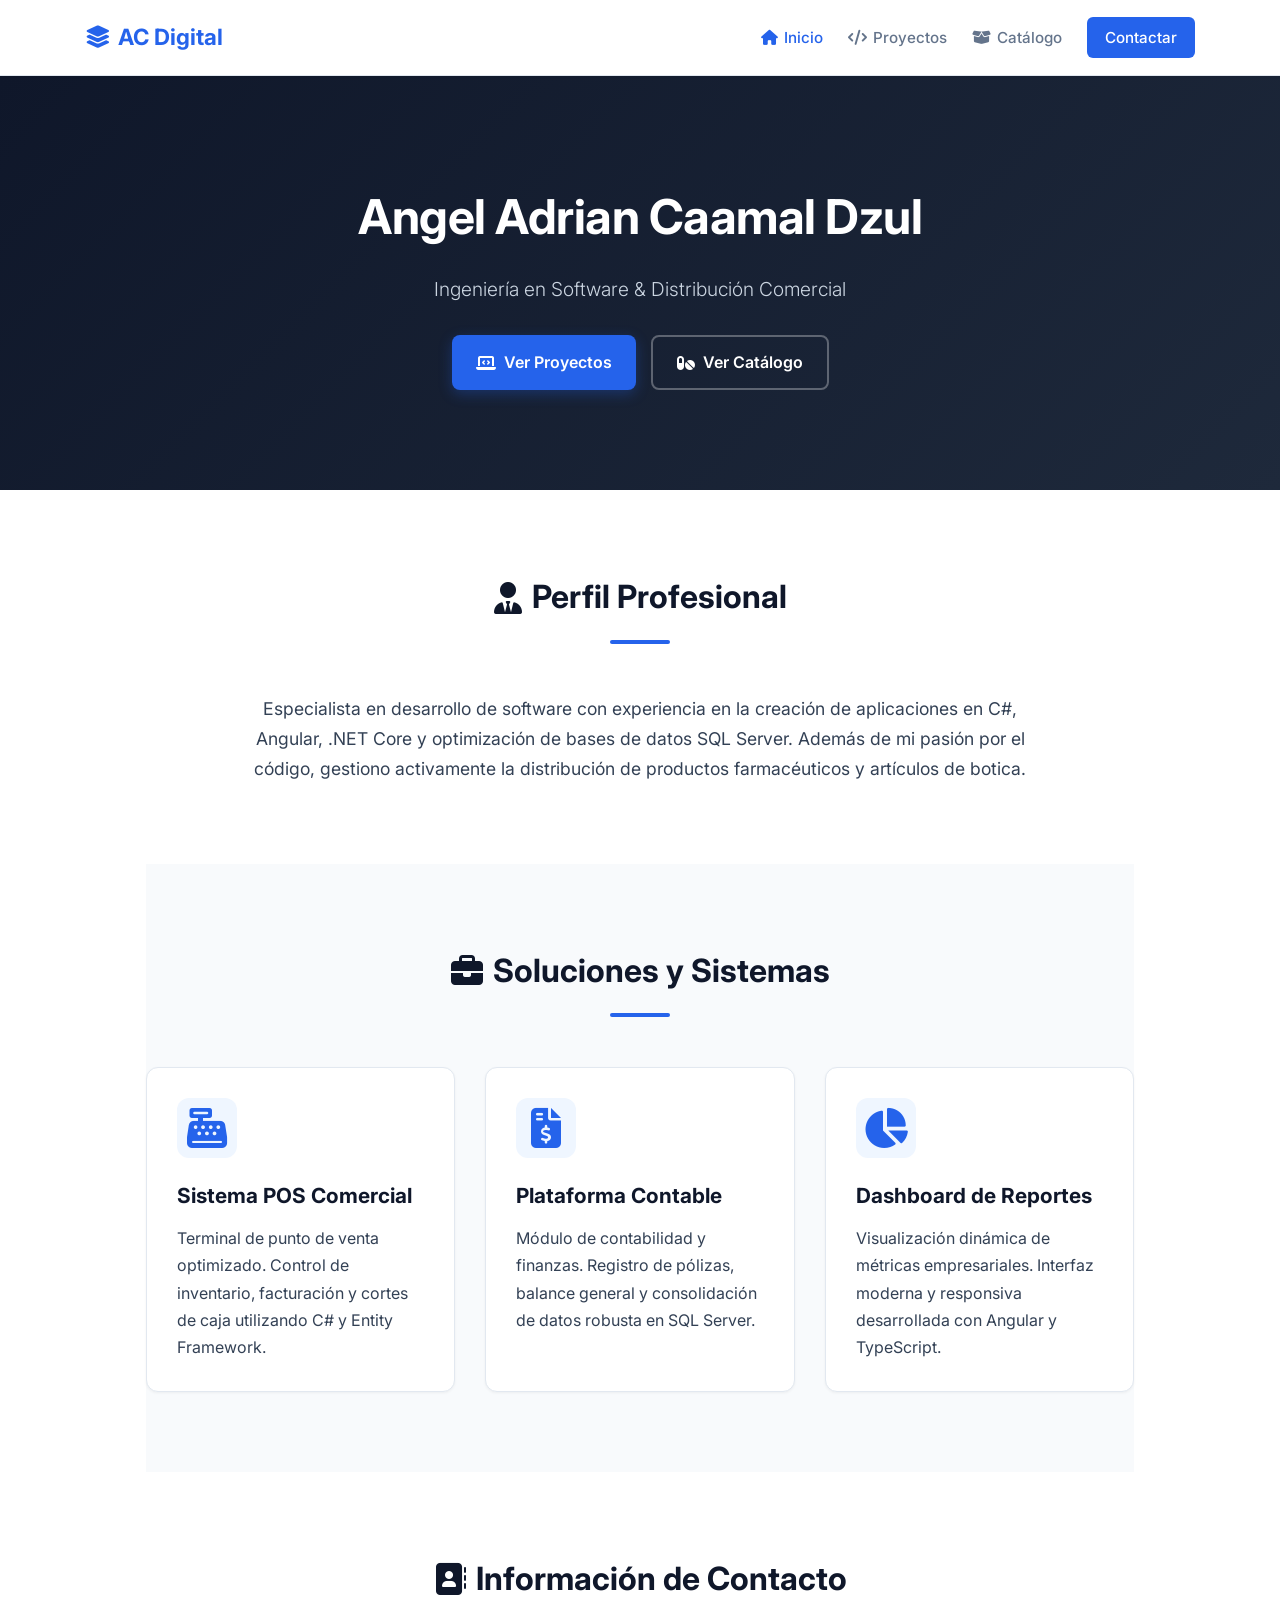
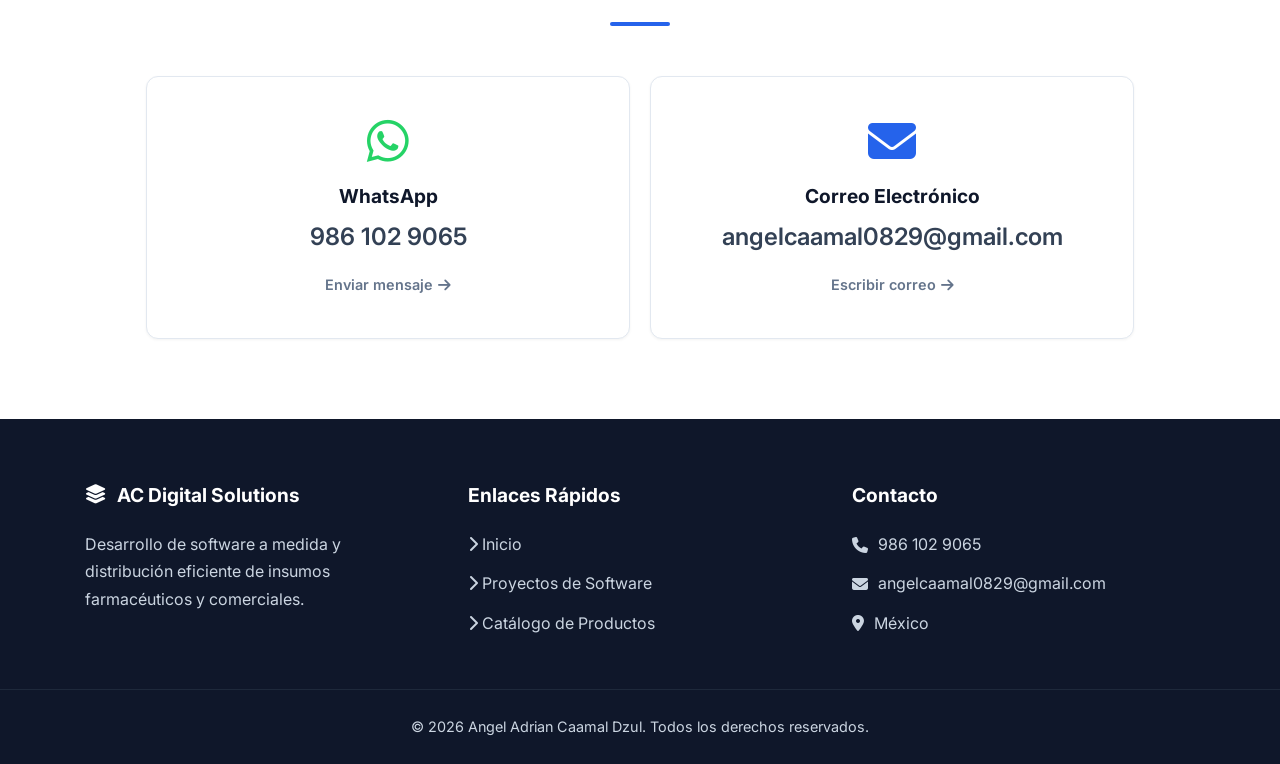
<file: index.html>
<!DOCTYPE html>
<html lang="es">
<head>
    <meta charset="UTF-8">
    <meta name="viewport" content="width=device-width, initial-scale=1.0">
    <title>Angel Adrian Caamal Dzul | Soluciones Digitales</title>
    <!-- Google Fonts -->
    <link href="https://fonts.googleapis.com/css2?family=Inter:wght@300;400;500;600;700&display=swap" rel="stylesheet">
    <!-- FontAwesome para Íconos -->
    <link rel="stylesheet" href="https://cdnjs.cloudflare.com/ajax/libs/font-awesome/6.4.0/css/all.min.css">
    <link rel="stylesheet" href="style.css">
</head>
<body>
    <!-- Barra de Navegación Profesional -->
    <nav class="navbar">
        <div class="container nav-content">
            <div class="logo">
                <i class="fa-solid fa-layer-group"></i> AC Digital
            </div>
            <ul class="nav-links">
                <li><a href="index.html" class="active"><i class="fa-solid fa-house"></i> Inicio</a></li>
                <li><a href="#proyectos"><i class="fa-solid fa-code"></i> Proyectos</a></li>
                <li><a href="catalogo.html"><i class="fa-solid fa-box-open"></i> Catálogo</a></li>
                <li><a href="#contacto" class="btn-nav">Contactar</a></li>
            </ul>
        </div>
    </nav>

    <!-- Sección Hero Mejorada con Gradiente -->
    <header class="hero">
        <div class="container hero-content">
            <h1>Angel Adrian Caamal Dzul</h1>
            <p class="subtitle">Ingeniería en Software & Distribución Comercial</p>
            <div class="hero-buttons">
                <a href="#proyectos" class="btn btn-primary"><i class="fa-solid fa-laptop-code"></i> Ver Proyectos</a>
                <a href="catalogo.html" class="btn btn-outline"><i class="fa-solid fa-pills"></i> Ver Catálogo</a>
            </div>
        </div>
    </header>

    <main class="container">
        <section id="sobre-mi" class="fade-in section-padding">
            <div class="section-header">
                <h2><i class="fa-solid fa-user-tie"></i> Perfil Profesional</h2>
                <div class="divider"></div>
            </div>
            <p class="text-center max-width-text">Especialista en desarrollo de software con experiencia en la creación de aplicaciones en C#, Angular, .NET Core y optimización de bases de datos SQL Server. Además de mi pasión por el código, gestiono activamente la distribución de productos farmacéuticos y artículos de botica.</p>
        </section>

        <section id="proyectos" class="section-padding bg-light rounded-section">
            <div class="section-header">
                <h2><i class="fa-solid fa-briefcase"></i> Soluciones y Sistemas</h2>
                <div class="divider"></div>
            </div>
            <div class="grid-cards">
                <div class="card">
                    <div class="card-icon"><i class="fa-solid fa-cash-register"></i></div>
                    <h3>Sistema POS Comercial</h3>
                    <p>Terminal de punto de venta optimizado. Control de inventario, facturación y cortes de caja utilizando C# y Entity Framework.</p>
                </div>
                <div class="card">
                    <div class="card-icon"><i class="fa-solid fa-file-invoice-dollar"></i></div>
                    <h3>Plataforma Contable</h3>
                    <p>Módulo de contabilidad y finanzas. Registro de pólizas, balance general y consolidación de datos robusta en SQL Server.</p>
                </div>
                <div class="card">
                    <div class="card-icon"><i class="fa-solid fa-chart-pie"></i></div>
                    <h3>Dashboard de Reportes</h3>
                    <p>Visualización dinámica de métricas empresariales. Interfaz moderna y responsiva desarrollada con Angular y TypeScript.</p>
                </div>
            </div>
        </section>

        <section id="contacto" class="section-padding">
            <div class="section-header">
                <h2><i class="fa-solid fa-address-book"></i> Información de Contacto</h2>
                <div class="divider"></div>
            </div>
            <div class="contact-grid">
                <a href="https://wa.me/529861029065" target="_blank" class="contact-card whatsapp-card">
                    <i class="fa-brands fa-whatsapp contact-icon"></i>
                    <h3>WhatsApp</h3>
                    <!-- Número visible ya corregido -->
                    <p>986 102 9065</p>
                    <span class="action-text">Enviar mensaje <i class="fa-solid fa-arrow-right"></i></span>
                </a>
                <a href="mailto:angelcaamal0829@gmail.com" class="contact-card email-card">
                    <i class="fa-solid fa-envelope contact-icon"></i>
                    <h3>Correo Electrónico</h3>
                    <p>angelcaamal0829@gmail.com</p>
                    <span class="action-text">Escribir correo <i class="fa-solid fa-arrow-right"></i></span>
                </a>
            </div>
        </section>
    </main>

    <!-- Footer Profesional Multipanel -->
    <footer class="footer-professional">
        <div class="container footer-grid">
            <div class="footer-col">
                <h3><i class="fa-solid fa-layer-group"></i> AC Digital Solutions</h3>
                <p>Desarrollo de software a medida y distribución eficiente de insumos farmacéuticos y comerciales.</p>
            </div>
            <div class="footer-col">
                <h3>Enlaces Rápidos</h3>
                <ul>
                    <li><a href="index.html"><i class="fa-solid fa-chevron-right"></i> Inicio</a></li>
                    <li><a href="#proyectos"><i class="fa-solid fa-chevron-right"></i> Proyectos de Software</a></li>
                    <li><a href="catalogo.html"><i class="fa-solid fa-chevron-right"></i> Catálogo de Productos</a></li>
                </ul>
            </div>
            <div class="footer-col">
                <h3>Contacto</h3>
                <ul>
                    <!-- Número en el footer correcto -->
                    <li><i class="fa-solid fa-phone"></i> 986 102 9065</li>
                    <li><i class="fa-solid fa-envelope"></i> angelcaamal0829@gmail.com</li>
                    <li><i class="fa-solid fa-location-dot"></i> México</li>
                </ul>
            </div>
        </div>
        <div class="footer-bottom">
            <p>&copy; 2026 Angel Adrian Caamal Dzul. Todos los derechos reservados.</p>
        </div>
    </footer>
</body>
</html>
</file>
<file: style.css>
/* Variables de Tema Premium */
:root {
    --bg-color: #f8fafc;
    --bg-white: #ffffff;
    --text-main: #334155;
    --text-muted: #64748b;
    --heading-dark: #0f172a;
    --primary-blue: #2563eb;
    --primary-hover: #1d4ed8;
    --accent-color: #38bdf8;
    --whatsapp-color: #25D366;
    --border-soft: #e2e8f0;
    --shadow-sm: 0 1px 3px rgba(0,0,0,0.05);
    --shadow-md: 0 4px 6px -1px rgba(0,0,0,0.1);
    --shadow-lg: 0 10px 15px -3px rgba(0,0,0,0.1);
}

* { box-sizing: border-box; margin: 0; padding: 0; }

body {
    font-family: 'Inter', sans-serif;
    background-color: var(--bg-white);
    color: var(--text-main);
    line-height: 1.7;
    display: flex;
    flex-direction: column;
    min-height: 100vh;
}

.bg-light { background-color: var(--bg-color); }
.container { max-width: 1150px; margin: 0 auto; padding: 0 20px; }
.text-center { text-align: center; }
.max-width-text { max-width: 800px; margin: 0 auto; font-size: 1.1rem; }
.section-padding { padding: 80px 0; }
.mt-auto { margin-top: auto; }

/* Navbar Profesional */
.navbar {
    background: var(--bg-white);
    border-bottom: 1px solid var(--border-soft);
    position: sticky;
    top: 0;
    z-index: 1000;
    box-shadow: var(--shadow-sm);
}
.nav-content {
    display: flex; justify-content: space-between; align-items: center; height: 75px;
}
.logo {
    font-size: 1.4rem; font-weight: 700; color: var(--primary-blue); display: flex; align-items: center; gap: 8px;
}
.nav-links { list-style: none; display: flex; align-items: center; gap: 25px; }
.nav-links a {
    text-decoration: none; color: var(--text-muted); font-weight: 500; font-size: 0.95rem; transition: color 0.3s; display: flex; align-items: center; gap: 6px;
}
.nav-links a:hover, .nav-links a.active { color: var(--primary-blue); }
.btn-nav {
    background: var(--primary-blue); color: white !important; padding: 8px 18px; border-radius: 6px; font-weight: 600; transition: background 0.3s;
}
.btn-nav:hover { background: var(--primary-hover); }

/* Headers / Heroes */
.hero {
    background: linear-gradient(135deg, #0f172a 0%, #1e293b 100%);
    color: white; padding: 100px 0; text-align: center; position: relative; overflow: hidden;
}
.catalog-hero {
    background: var(--primary-blue); color: white; padding: 60px 0 100px 0; text-align: center;
}
.hero h1 { font-size: 3rem; font-weight: 700; margin-bottom: 15px; letter-spacing: -0.5px; }
.hero .subtitle, .catalog-hero .subtitle { font-size: 1.2rem; color: #cbd5e1; font-weight: 300; margin-bottom: 30px; }

/* Botones */
.hero-buttons { display: flex; justify-content: center; gap: 15px; flex-wrap: wrap; }
.btn {
    display: inline-flex; align-items: center; gap: 8px; padding: 12px 24px; border-radius: 8px; font-weight: 600; text-decoration: none; transition: all 0.3s; cursor: pointer; border: none; font-size: 1rem;
}
.btn-primary { background: var(--primary-blue); color: white; box-shadow: 0 4px 14px rgba(37,99,235,0.3); }
.btn-primary:hover { background: var(--primary-hover); transform: translateY(-2px); }
.btn-outline { background: transparent; border: 2px solid rgba(255,255,255,0.3); color: white; }
.btn-outline:hover { border-color: white; background: rgba(255,255,255,0.1); }

/* Títulos de Sección */
.section-header { text-align: center; margin-bottom: 50px; }
.section-header h2 { font-size: 2rem; color: var(--heading-dark); display: inline-flex; align-items: center; gap: 10px; }
.divider { height: 4px; width: 60px; background: var(--primary-blue); margin: 15px auto 0 auto; border-radius: 2px; }

/* Cards de Proyectos y Productos */
.grid-cards { display: grid; grid-template-columns: repeat(auto-fit, minmax(300px, 1fr)); gap: 30px; }
.card {
    background: var(--bg-white); padding: 30px; border-radius: 12px; border: 1px solid var(--border-soft); box-shadow: var(--shadow-sm); transition: all 0.3s ease; position: relative; top: 0;
}
.card:hover { transform: translateY(-5px); box-shadow: var(--shadow-lg); border-color: #bfdbfe; }
.card-icon {
    font-size: 2.5rem; color: var(--primary-blue); margin-bottom: 20px; background: #eff6ff; width: 60px; height: 60px; display: flex; align-items: center; justify-content: center; border-radius: 12px;
}
.card h3 { color: var(--heading-dark); margin-bottom: 12px; font-size: 1.3rem; }
.price-tag { color: #059669; font-weight: 700; font-size: 1.2rem; margin-bottom: 10px; display: block; }
.badge { display: inline-block; padding: 4px 10px; border-radius: 20px; font-size: 0.75rem; font-weight: 600; text-transform: uppercase; margin-bottom: 15px; }
.badge-med { background: #fee2e2; color: #b91c1c; }
.badge-misc { background: #e0e7ff; color: #4338ca; }

/* Tarjetas de Contacto Gigantes */
.contact-grid { display: grid; grid-template-columns: repeat(auto-fit, minmax(300px, 1fr)); gap: 20px; }
.contact-card {
    text-align: center; padding: 40px 20px; border-radius: 12px; text-decoration: none; color: var(--text-main); transition: all 0.3s; border: 1px solid var(--border-soft); background: var(--bg-white); box-shadow: var(--shadow-sm); display: flex; flex-direction: column; align-items: center;
}
.contact-card:hover { transform: translateY(-5px); box-shadow: var(--shadow-md); }
.contact-icon { font-size: 3rem; margin-bottom: 15px; }
.whatsapp-card .contact-icon { color: var(--whatsapp-color); }
.email-card .contact-icon { color: var(--primary-blue); }
.contact-card h3 { font-size: 1.2rem; margin-bottom: 5px; color: var(--heading-dark); }
.contact-card p { font-size: 1.5rem; font-weight: 600; margin-bottom: 15px; }
.action-text { font-size: 0.9rem; font-weight: 600; color: var(--text-muted); display: flex; align-items: center; gap: 5px; }
.contact-card:hover .action-text { color: var(--primary-blue); }

/* Buscador Profesional */
.catalog-container { position: relative; top: -40px; }
.search-wrapper { position: relative; max-width: 700px; margin: 0 auto 30px auto; box-shadow: var(--shadow-lg); border-radius: 30px; background: white; }
.search-icon { position: absolute; left: 20px; top: 50%; transform: translateY(-50%); color: var(--text-muted); font-size: 1.2rem; }
#searchBar {
    width: 100%; padding: 20px 20px 20px 50px; font-size: 1.1rem; border: 2px solid transparent; border-radius: 30px; outline: none; transition: all 0.3s; font-family: 'Inter', sans-serif;
}
#searchBar:focus { border-color: var(--primary-blue); }

/* Filtros */
.filter-section { display: flex; justify-content: center; gap: 15px; margin-bottom: 40px; flex-wrap: wrap; }
.btn-filter {
    background: var(--bg-white); border: 1px solid var(--border-soft); padding: 10px 25px; border-radius: 30px; color: var(--text-muted); cursor: pointer; transition: all 0.3s; font-weight: 500; font-size: 0.95rem; display: flex; align-items: center; gap: 8px; box-shadow: var(--shadow-sm);
}
.btn-filter:hover { border-color: var(--primary-blue); color: var(--primary-blue); }
.active-filter { background: var(--primary-blue); color: white; border-color: var(--primary-blue); }
.active-filter:hover { color: white; }

/* Footer Profesional */
.footer-professional { background: #0f172a; color: #cbd5e1; padding-top: 60px; }
.footer-grid { display: grid; grid-template-columns: repeat(auto-fit, minmax(250px, 1fr)); gap: 40px; margin-bottom: 40px; }
.footer-col h3 { color: white; font-size: 1.2rem; margin-bottom: 20px; display: flex; align-items: center; gap: 10px; }
.footer-col ul { list-style: none; }
.footer-col ul li { margin-bottom: 12px; display: flex; align-items: center; gap: 10px; }
.footer-col ul li a { color: #cbd5e1; text-decoration: none; transition: color 0.3s; }
.footer-col ul li a:hover { color: var(--accent-color); }
.footer-bottom { border-top: 1px solid #1e293b; text-align: center; padding: 25px 0; font-size: 0.9rem; }

/* Responsive */
@media (max-width: 768px) {
    .nav-content { flex-direction: column; height: auto; padding: 15px 0; gap: 15px; }
    .nav-links { flex-wrap: wrap; justify-content: center; }
    .hero h1 { font-size: 2.2rem; }
}
</file>
